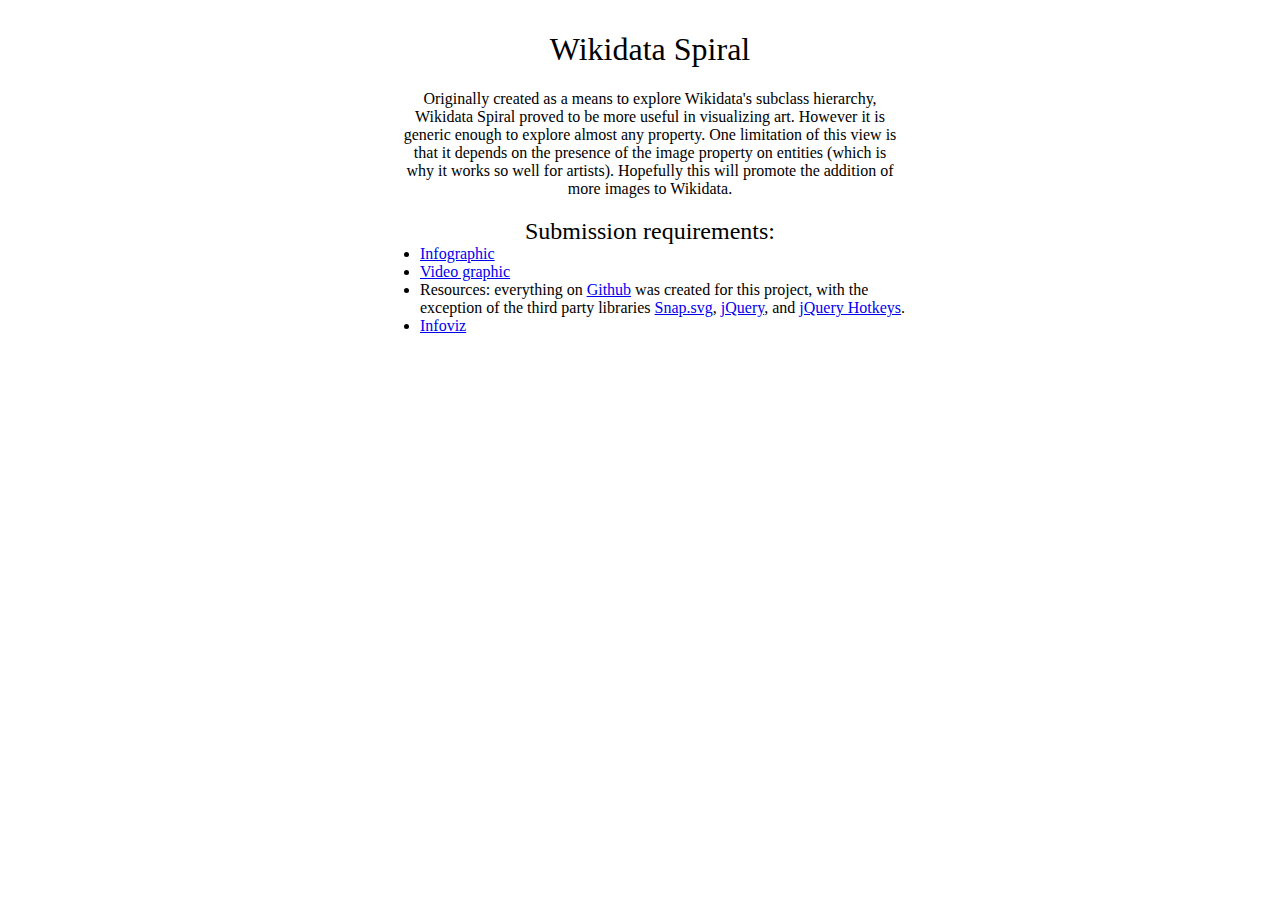
<file: submission/index.html>
<!DOCTYPE html>
<html>
<head>
  <meta name="viewport" content="width=device-width, initial-scale=1, maximum-scale=1" />
  <meta http-equiv="Content-Type" content="text/html; charset=UTF-8">
  <link rel="stylesheet" type="text/css" href="../css/main.css" />

  <title>Wikidata Spiral - WVC Submission</title>

</head>
<body>
  
  <h1>Wikidata Spiral</h1>

  <p>Originally created as a means to explore Wikidata's subclass hierarchy, Wikidata Spiral proved to be more useful in visualizing art. However it is generic enough to explore almost any property. One limitation of this view is that it depends on the presence of the image property on entities (which is why it works so well for artists). Hopefully this will promote the addition of more images to Wikidata.</p>

  <h2>Submission requirements:</h2>
  <ul>
    <li><a href="infographic.html">Infographic</a></li>
    <li><a href="videographic.html">Video graphic</a></li>
    <li>Resources: everything on <a href="https://github.com/cdrini/wikidata-spiral">Github</a> was created for this project, with the exception of the third party libraries <a href="https://github.com/adobe-webplatform/Snap.svg">Snap.svg</a>, <a href="https://github.com/jquery/jquery">jQuery</a>, and <a href="https://github.com/jeresig/jquery.hotkeys">jQuery Hotkeys</a>.</li>
    <li><a href="../index.html">Infoviz</a></li>
  </ul>

</body>
</html>
</file>
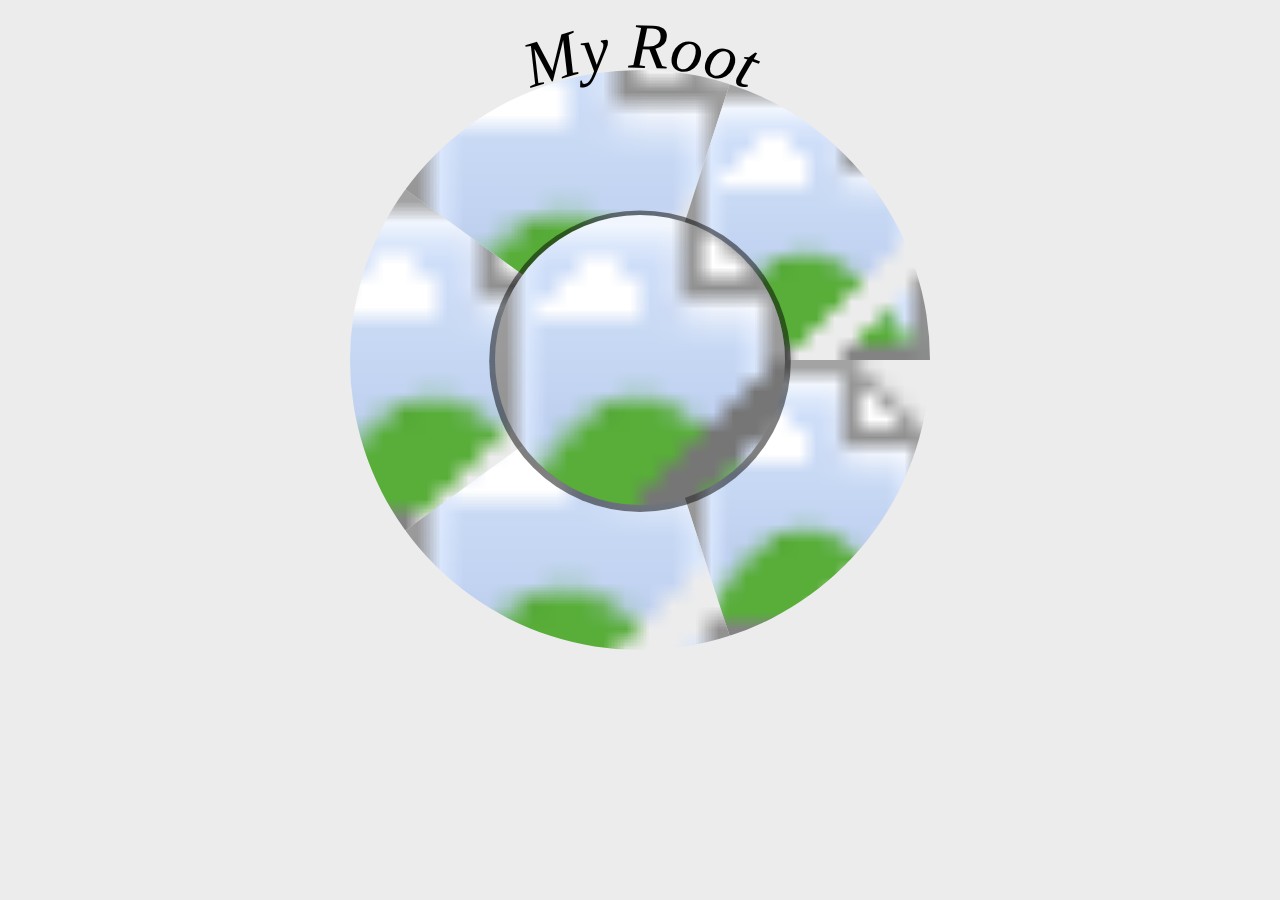
<file: sm-test.html>
<!DOCTYPE html>
<html>
<head>
  <meta name="viewport" content="width=device-width, initial-scale=1, maximum-scale=1" />
  <meta http-equiv="Content-Type" content="text/html; charset=UTF-8">
  <link rel="stylesheet" type="text/css" href="css/main.css" />
  <link rel="stylesheet" type="text/css" href="css/spiralMenu.css" />

  <title>Spiral Menu Test</title>
</head>
<body>
  <!-- Snap.svg -->
  <script src="js/lib/snap.svg-min.js"></script>

  <!-- JQuery + plugins -->
  <script src="https://ajax.googleapis.com/ajax/libs/jquery/2.1.3/jquery.min.js"></script>
  <script src="js/lib/jquery.hotkeys.js"></script>

  <!-- SpiralMenu code -->
  <script src="js/SpiralMenu/utils.js"></script>
  <script src="js/SpiralMenu/SpiralMenuItem.js"></script>
  <script src="js/SpiralMenu/SpiralMenuItemView.js"></script>
  <script src="js/SpiralMenu/SpiralMenu.js"></script>

  <!-- Sample Spiral Menu -->
  <script>
    var nodes = new SpiralMenuItem({ title: 'My Root',
      backgroundImage: 'https://cdn.pixabay.com/photo/2014/10/13/17/52/flamingo-487039_640.jpg',
      children: [
        new SpiralMenuItem({ title: 'option a',
          backgroundImage: 'https://cdn.pixabay.com/photo/2013/03/02/18/13/flamingo-89367_640.jpg'
        }),
        new SpiralMenuItem({ title: 'option b',
          backgroundImage: 'https://cdn.pixabay.com/photo/2016/11/22/21/27/animal-1850622_640.jpg'
        }),
        new SpiralMenuItem({ title: 'option c',
          backgroundImage: 'https://cdn.pixabay.com/photo/2015/02/18/05/16/flamingos-640306_640.png'
        }),
        new SpiralMenuItem({ title: 'option d',
          backgroundImage: 'https://cdn.pixabay.com/photo/2012/10/14/11/27/pelican-61197_640.jpg',
          children: [
            new SpiralMenuItem({ title: 'sub-option a',
              backgroundImage: 'https://cdn.pixabay.com/photo/2014/09/15/12/16/pelicans-446864_640.jpg'
            }),
            new SpiralMenuItem({ title: 'sub-option b' }),
            new SpiralMenuItem({ title: 'sub-option c' })
          ]
        }),
        new SpiralMenuItem({ title: 'option e',
          backgroundImage: 'https://cdn.pixabay.com/photo/2014/11/15/20/42/flamingo-532672_640.jpg'
        })
      ]
    });

    var sm = new SpiralMenu({
      root: nodes,
      size: 600,
      animate: false
    });

    sm.draw();
  </script>

</body>
</html>
</file>
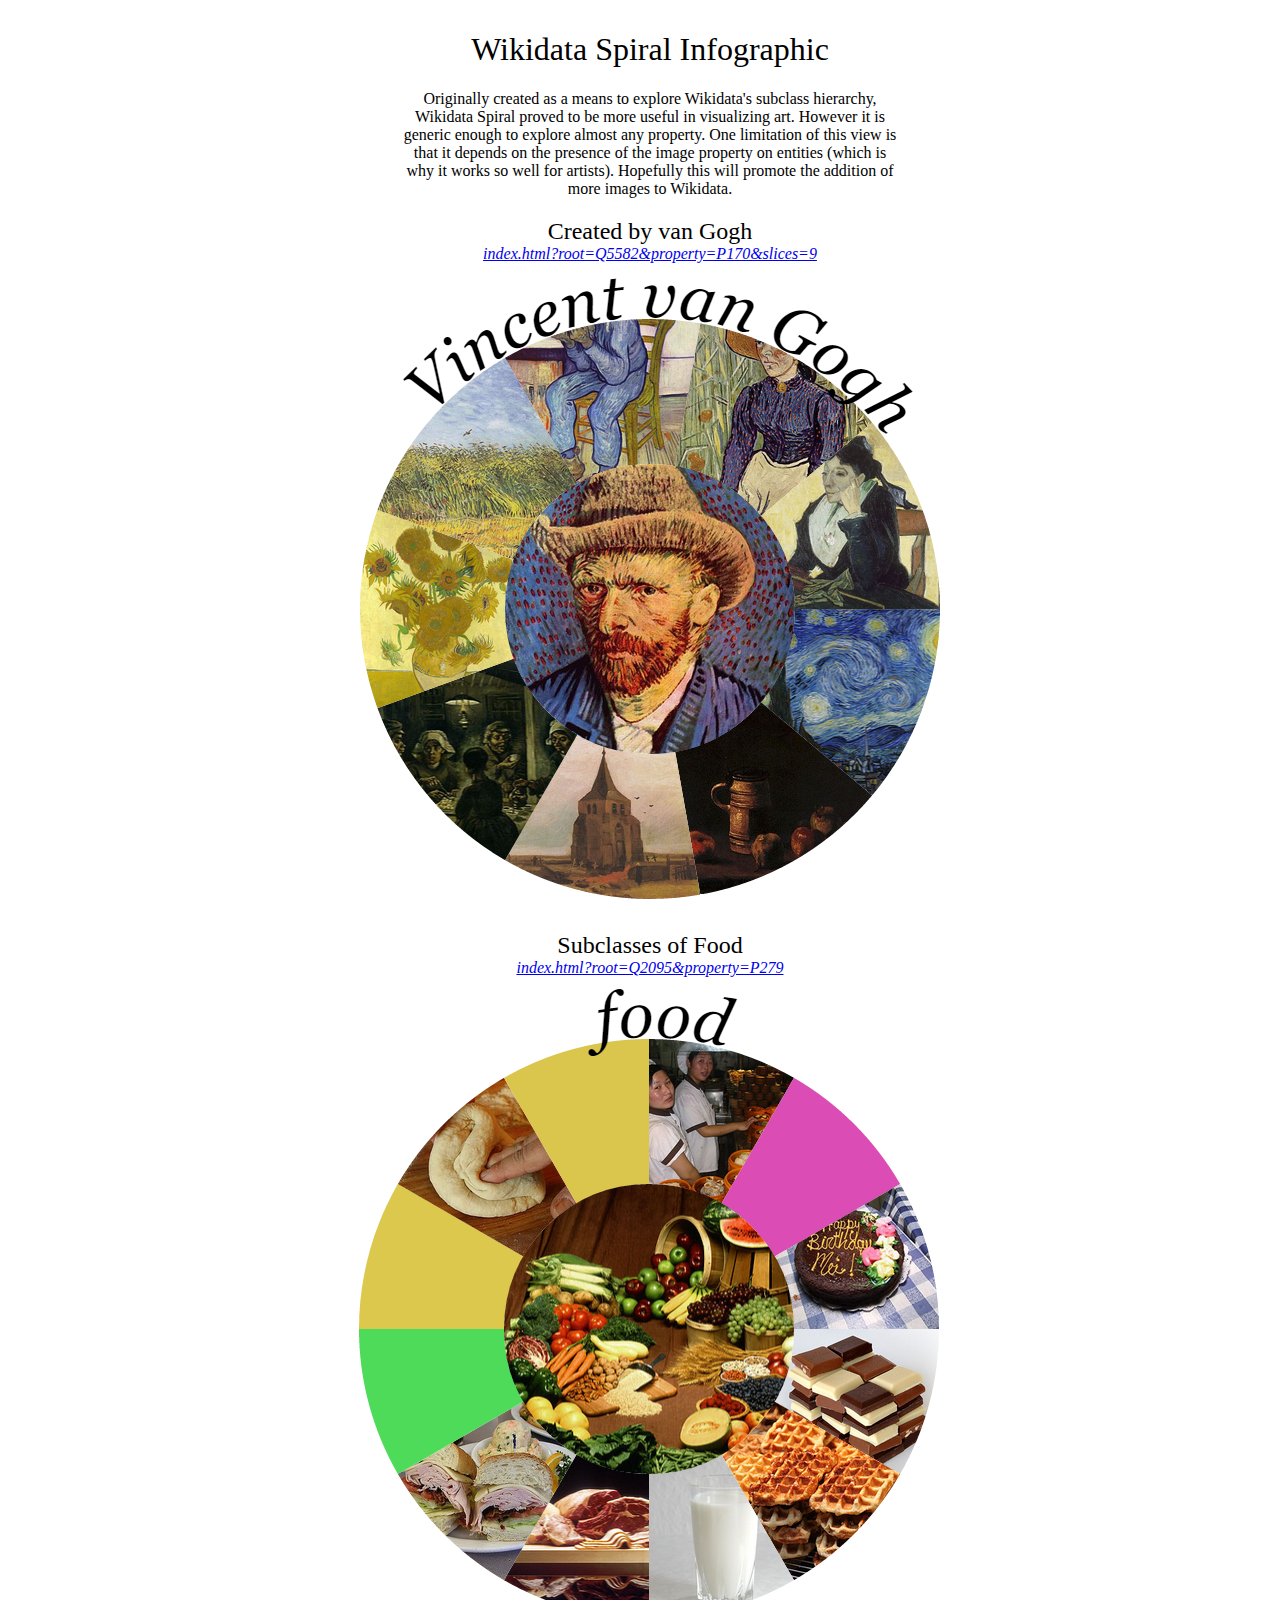
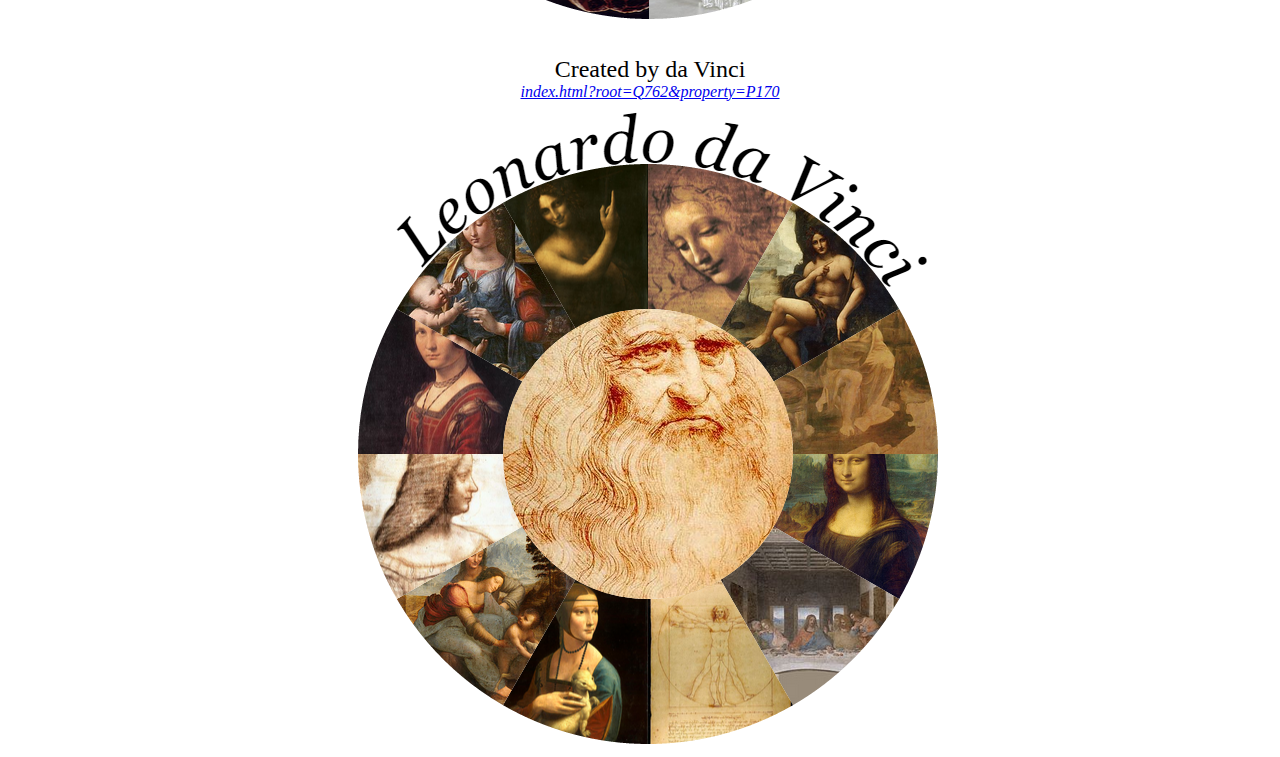
<file: submission/infographic.html>
<!DOCTYPE html>
<html>
<head>
  <meta name="viewport" content="width=device-width, initial-scale=1, maximum-scale=1" />
  <meta http-equiv="Content-Type" content="text/html; charset=UTF-8">
  <link rel="stylesheet" type="text/css" href="../css/main.css" />

  <title>Wikidata Spiral - Static Infographic</title>

</head>
<body>
  
  <h1>Wikidata Spiral Infographic</h1>

  <p>Originally created as a means to explore Wikidata's subclass hierarchy, Wikidata Spiral proved to be more useful in visualizing art. However it is generic enough to explore almost any property. One limitation of this view is that it depends on the presence of the image property on entities (which is why it works so well for artists). Hopefully this will promote the addition of more images to Wikidata.</p>

  <h2>Created by van Gogh</h2>
  <a href="../index.html?root=Q5582&property=P170&slices=9">index.html?root=Q5582&property=P170&slices=9</a>
  <img src="../imgs/Created by van Gogh.png" />

  <h2>Subclasses of Food</h2>
  <a href="../index.html?root=Q2095&property=P279">index.html?root=Q2095&property=P279</a>
  <img src="../imgs/Subclasses of Food.png" />

  <h2>Created by da Vinci</h2>
  <a href="../index.html?root=Q762&property=P170">index.html?root=Q762&property=P170</a>
  <img src="../imgs/Created by da Vinci.png" />

</body>
</html>
</file>
<file: css/main.css>
html, body {
  background: white;
  margin: 0;
  width: 100%;
  height: 100%;
  font-family: "Georgia";
}

body {
  padding: 10px;
  text-align: center;
}

div#main {
  width: 100%;
  margin: 0 auto;
  position: relative;
  max-width: 800px;
}

h1 {
  text-align: center;
}

h1,h2 {
  font-weight: normal;
}

h2 {
  margin-bottom: 0;
}

h2+a {
  font-style: oblique;
  margin-bottom: 1em;
}

img, video {
  margin: 0 auto;
  display:block;
  max-width: 95%;
}

p, ul {
  margin: 0 auto;
  width: 100%;
  max-width: 500px;
}

ul {
  text-align: left;
}

#main .scroll-indicator {
  min-width: 720px;
  margin-top: -.5em;

  font-family: sans-serif;
  font-size: 0.9em;
  font-style: italic;

  opacity: 0.6;
}

#footer {
  position: absolute;
  right: 0;
  bottom: 0;

  font-size: 0.9em;

  box-sizing: border-box;
  padding: 1em;

  text-align: right;
}

#footer a {
  color: #069;
  text-decoration: none;
}

.popup {
  display: none;
  position: absolute;
  right: 0;
  bottom: 0;
  margin: 3em 1em;
  background: rgba(0,0,0,0.85);
  border-radius: 2px;
  color: rgba(255,255,255,0.95);
}


#examples {
  font-family: sans-serif;
}
#examples ul {
  list-style: none;
  padding: 0;
}
#examples li:not(:last-child) {
  border-bottom: 1px solid rgba(255,255,255,0.3);
}

.popup a, .popup label {
  display: block;
  text-decoration: none;
  color: inherit;
  padding: .6em 1em;
  line-height: 1.5em;
}


.wp-panel {
  position: absolute;
  width: 350px;
  top: 20px;
  left: 750px;
  bottom: 20px;
  border-radius: 8px;
  border: 1px solid #aaa;
  overflow: clip;
}

.wp-panel iframe {
  border: 0;
  width: 100%;
  height: 100%;
}
</file>
<file: css/spiralMenu.css>
html, body {
  width: 100%;
  height: 100%;
  margin: 0;
  padding: 0;
  background: #ececec;

  font-family: "Georgia";
}


/* spiralMenu */
svg {
  display: block;
  margin: auto;
}
.root, .slice {
  cursor: pointer;
}

.slice {
  fill: #CCC;
}

/* Root */
.root {
  transition: transform 0.2s;
}
.root .hover-circle {
  fill: #069;
}
.root .root-title {
  font-size: 2em;
  font-style: italic;
  fill: #f9f9f9;
}
.root .shadow-circle {
  transform-origin: 50%;
  fill: rgba(0,0,0,0.5);
  transform: scale(1.04);
  transition: transform 0.2s;
}
.root image, .root .main-circle {
  transition: opacity 0.2s;
}
.slices, .root {
  -webkit-user-select: none;
  -ms-user-select: none;
  user-select: none;
}
.root.has-parent:not(.demoting):hover image, .root.has-parent:not(.demoting):hover .main-circle {
  opacity: 0;
}
.root.has-parent:not(.demoting):hover .shadow-circle {
  transform: scale(1.02);
}
.root.has-parent:not(.demoting):hover {
  transform: scale(1.4);
}

.root.demoting .hover-group, .root.demoting .shadow-circle {
  opacity: 0;
}

.title {
  font-style: italic;
  font-size: 64.821251px;
  font-family: Georgia;
  text-align: center;
  text-anchor: middle;
}

.text-icon {
  font-family: "Roboto", sans-serif;
  font-size: 3em;
  fill: white;
  -webkit-font-smoothing: antialiased;
  font-weight: 100;
}

image+.text-icon {
  text-shadow: 0 0 5px;
}


svg {
  transition-duration: 0.2s;
  transition-property: opacity, -webkit-filter, filter;
}

.loading {
  opacity: 0.7;
  -webkit-filter: saturate(0.5);
          filter: saturate(0.5);
}
</file>
